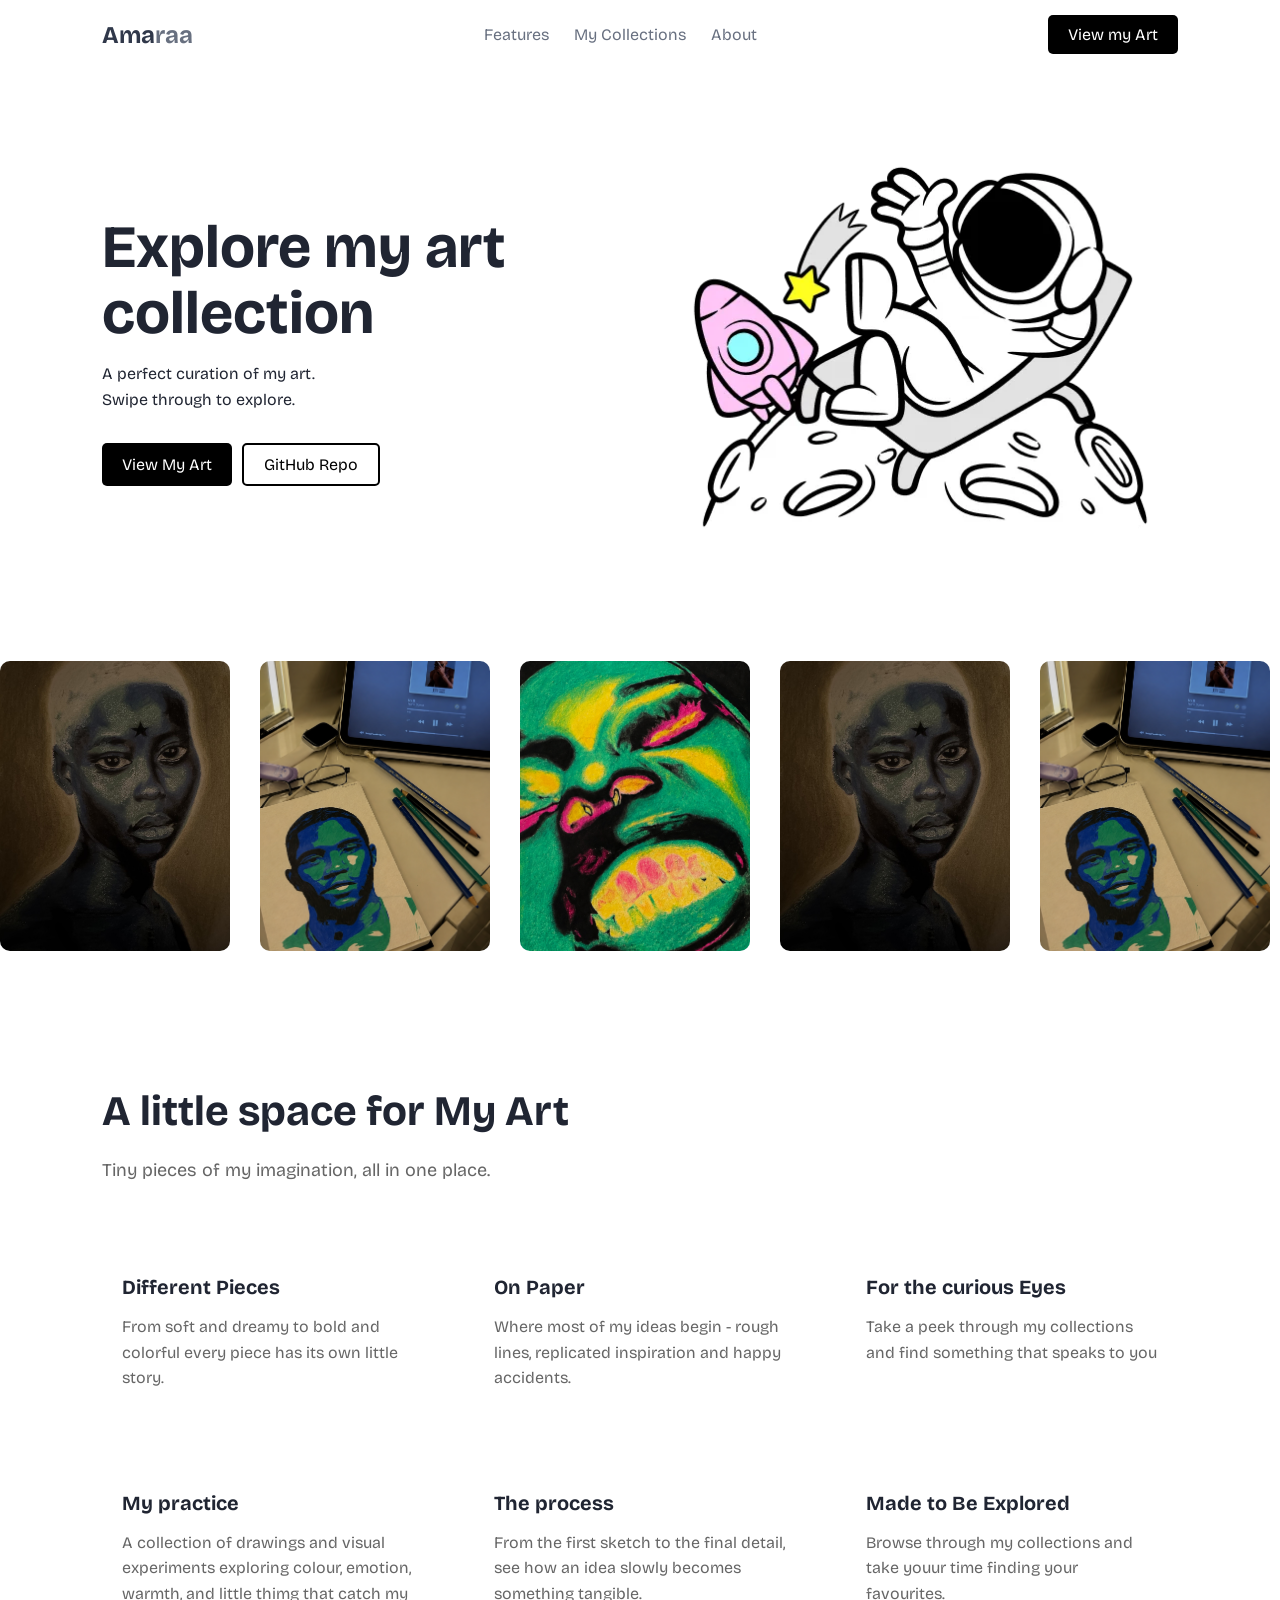
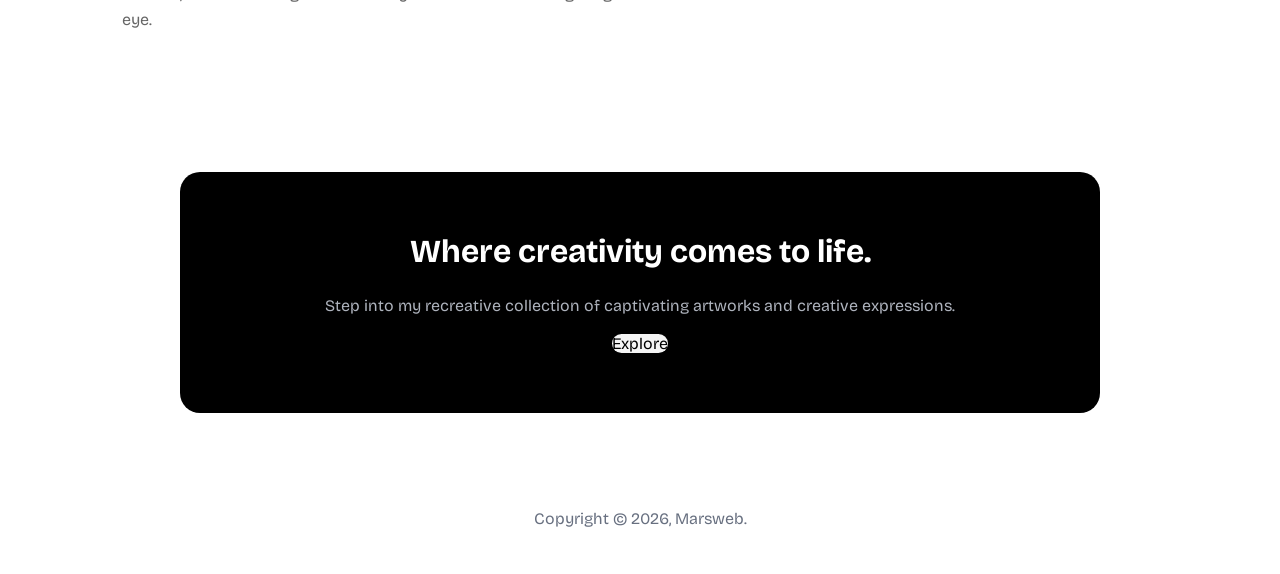
<file: index.html>
<!DOCTYPE html>
<html lang="en">

<head>
    <meta charset="UTF-8">
    <meta name="viewport" content="width=device-width, initial-scale=1.0">

    <title>My Art Gallery</title>

    <link rel="stylesheet" href="style.css">

    <link rel="preconnect" href="https://fonts.googleapis.com">
    <link rel="preconnect" href="https://fonts.gstatic.com" crossorigin>

    <link rel="link" href="https://github.com/Amara-charles">

    <link
        href="https://fonts.googleapis.com/css2?family=Bricolage+Grotesque:opsz,wght@12..96,200..800&display=swap"
        rel="stylesheet">
</head>

<body>


    <!-- NAVBAR -->

    <nav class="navbar">

        <div class="Logo">
            <span class="astro">Ama</span><span class="ship">raa</span>
        </div>


        <!-- Mobile menu button -->

        <input type="checkbox" id="menu">

        <label for="menu" class="menu-icon">

            <svg
                xmlns="http://www.w3.org/2000/svg"
                viewBox="0 0 24 24"
                fill="currentColor">

                <path d="M16 18V20H5V18H16ZM21 11V13H3V11H21ZM19 4V6H8V4H19Z">
                </path>

            </svg>

        </label>


        <ul class="nav-links">

            <li>
                <a href="#">Features</a>
            </li>

            <li>
                <a href="collections.html">My Collections</a>
            </li>

            <li>
                <a href="#">About</a>
            </li>

        </ul>


        <div class="Buttons">

            <a href="collections.html" class="Signup">
                View my Art
            </a>

        </div>

    </nav>



    <!-- HERO SECTION -->

    <div class="second">

        <div class="hero-text">

            <h1>
                Explore my art collection
            </h1>

            <p>
                A perfect curation of my art.
                <br>
                Swipe through to explore.
            </p>


            <div class="secondbutton">

                <a href="collections.html" class="Download">
                    View My Art
                </a>

                <a href="https://github.com/Amara-charles" class="GitHub">
                    GitHub Repo
                </a>

            </div>

        </div>


        <div class="image">

            <img
                src="hero.DlKDY3ml_Z23dT8W.webp"
                alt="My artwork">

        </div>

    </div>



    <!-- ART CAROUSEL -->

    <div class="carousel">

        <div class="image-container">

            <img
                src="IMG_1.jpeg"
                alt="Artwork 1">

            <img
                src="IMG_2.png"
                alt="Artwork 2">

            <img
                src="IMG_3.png"
                alt="Artwork 3">

            <img
                src="IMG_1.jpeg"
                alt="Artwork 1">

            <img
                src="IMG_2.png"
                alt="Artwork 2">

            <img
                src="IMG_3.png"
                alt="Artwork 3">

        </div>

    </div>



    <!-- FEATURES SECTION -->

    <section class="features">

        <div class="features-header">

            <h1>
                A little space for My Art
            </h1>

            <p>
                Tiny pieces of my imagination, all in one place.
            </p>

        </div>


        <div class="features-grid">


            <div class="feature-card">

                <h3>
                    Different Pieces
                </h3>

                <p>
                    From soft and dreamy to bold and colorful every piece has its own little story.
                </p>

            </div>


            <div class="feature-card">

                <h3>
                    On Paper
                </h3>

                <p>
                    Where most of my ideas begin - rough lines, replicated inspiration and happy accidents.
                </p>

            </div>


            <div class="feature-card">

                <h3>
                    For the curious Eyes
                </h3>

                <p>
                    Take a peek through my collections and find something that speaks to you
                </p>

            </div>


            <div class="feature-card">

                <h3>
                    My practice
                </h3>

                <p>
                    A collection of drawings and visual experiments exploring colour, emotion, warmth, and little thimg that catch my eye.
                </p>

            </div>


            <div class="feature-card">

                <h3>
                    The process
                </h3>

                <p>
                    From the first sketch to the final detail, see how an idea slowly becomes something tangible.
                </p>

            </div>


            <div class="feature-card">

                <h3>
                    Made to Be Explored
                </h3>

                <p>
                    Browse through my collections and take youur time finding your favourites.
                </p>

            </div>

        </div>

    </section>



    <!-- BLACK SECTION -->

    <div class="container">

        <div class="fourth">

            <h1>
                Where creativity comes to life.
            </h1>

            <p class="p">
                Step into my recreative collection of captivating artworks and creative expressions.
            </p>


            <div class="button4">
                <a href="collections.html" class="button4"> Explore </a></button>

            </div>

        </div>

    </div>



    <!-- FOOTER -->

    <footer>

        <p class="footer">
            Copyright &copy; 2026, Marsweb.
        </p>

    </footer>


</body>

</html>
</file>
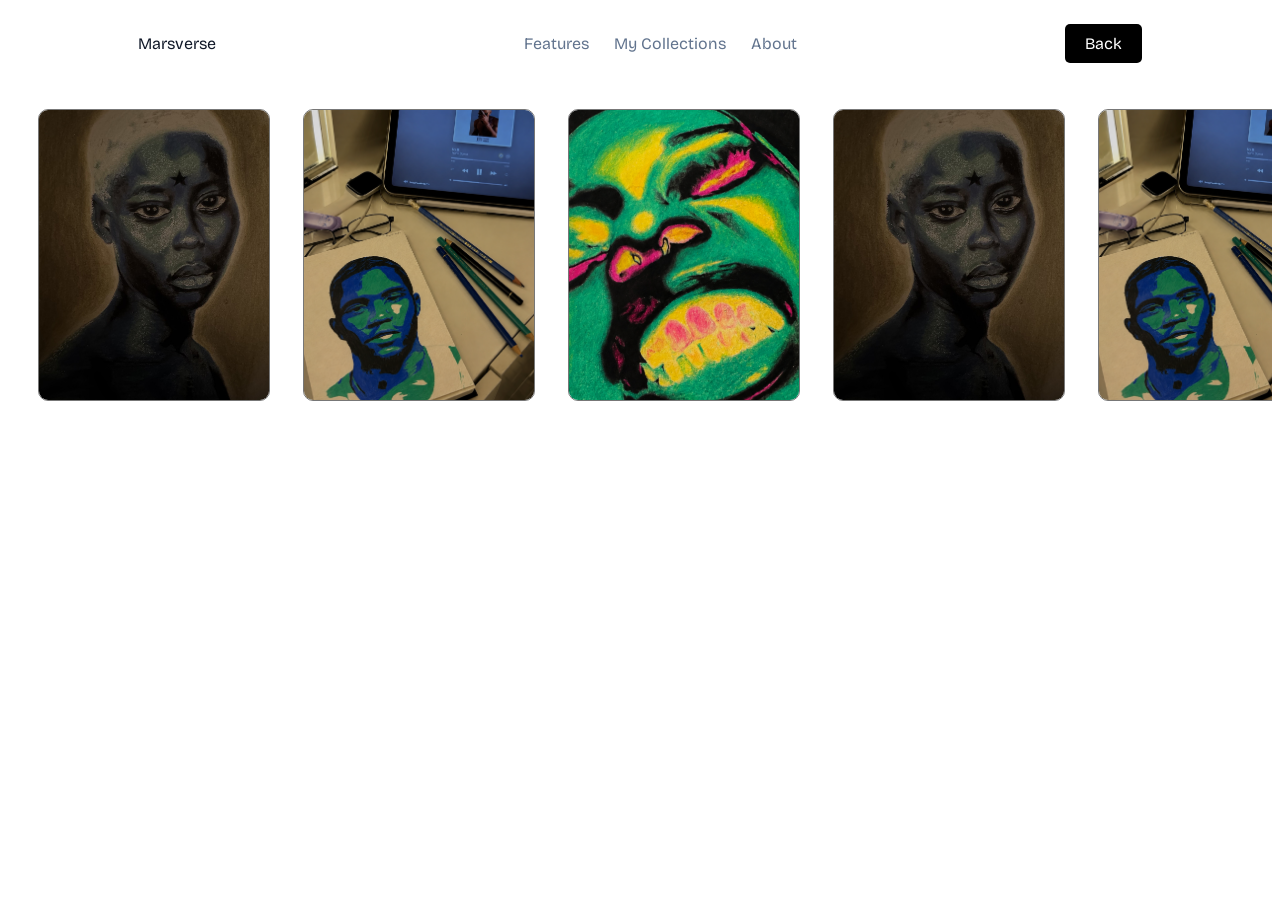
<file: collections.html>
<!DOCTYPE html>
<html lang="en">
<head>
    <meta charset="UTF-8">
    <meta name="viewport" content="width=device-width", initial-scale="1.0">

    <title>My Collections</title>
    <link rel="stylesheet" href="collections.css">

    
    <link rel="preconnect" href="https://fonts.googleapis.com">
    <link rel="preconnect" href="https://fonts.gstatic.com" crossorigin>
    <link
        href="https://fonts.googleapis.com/css2?family=Bricolage+Grotesque:opsz,wght@12..96,200..800&display=swap"
        rel="stylesheet"
    >
</head>

<body>

   <nav class="navbar">
        <div class="Logo">
            <span class="astro">Mars</span><span class="ship">verse</span>


        </div>
        <ul class="nav-links">
            <li><a href="#">Features</a></li>
            <li><a href="collections.html">My Collections</a></li>
            <li><a href="#">About</a></li>
        </ul>

        <div class="Buttons">
            <a href="index.html" class="Signup">Back</a>

        </div>
    </nav>
        
    <div class="carousel">
        <div class="image-container">
            <img src="IMG_1.jpeg">
            <img src="IMG_2.png">
            <img src="IMG_3.png">

            <img src="IMG_1.jpeg">
            <img src="IMG_2.png">
            <img src="IMG_3.png">
        </div>
          
    </div>

</body>
</html>























</body>








</html>
</file>
<file: style.css>
body {
    font-family: "Bricolage Grotesque", sans-serif;
    margin: 0;
    color: #202532;
}


/* =========================
   NAVBAR
========================= */

.navbar {
    display: flex;
    justify-content: space-between;
    align-items: center;

    padding: 15px 8%;
}

.Logo {
    font-size: 24px;
    font-weight: bold;
}

.astro {
    color: #30384a;
}

.ship {
    color: #687080;
}


.nav-links {
    display: flex;

    gap: 25px;

    list-style: none;

    margin: 0;
    padding: 0;
}

.nav-links a {
    color: #687080;
    text-decoration: none;
}

.nav-links a:hover {
    color: black;
}


.Buttons {
    display: flex;

    align-items: center;

    gap: 15px;
}

.Buttons a {
    text-decoration: none;
}

.login {
    color: black;
}

.Signup {
    background-color: black;

    color: white;

    padding: 10px 20px;

    border-radius: 5px;
}


/* MOBILE MENU ICON */

#menu {
    display: none;
}

.menu-icon {
    display: none;

    color: black;

    cursor: pointer;
}

.menu-icon svg {
    width: 30px;
    height: 30px;
}



/* =========================
   HERO SECTION
========================= */

.second {
    display: grid;

    grid-template-columns: 1fr 1fr;

    align-items: center;

    gap: 40px;

    padding: 70px 8%;
}


.second h1 {
    font-size: 60px;

    line-height: 1.1;

    margin: 0;
}


.second p {
    margin: 15px 0 30px;

    line-height: 1.6;
}


.secondbutton {
    display: flex;

    gap: 10px;

    flex-wrap: wrap;
}


.Download {
    color: white;

    background-color: black;

    padding: 12px 20px;

    border-radius: 5px;

    text-decoration: none;
}


.GitHub {
    color: black;

    background-color: white;

    border: 2px solid black;

    border-radius: 5px;

    padding: 10px 20px;

    text-decoration: none;
}


.Download:hover {
    background-color: #121931;
}


.GitHub:hover {
    background-color: black;

    color: white;
}


.image {
    display: flex;

    justify-content: center;
}


.image img {
    width: 100%;

    max-width: 550px;

    border-radius: 25px;
}



/* =========================
   ART CAROUSEL
========================= */

.carousel {
    width: 100%;

    overflow: hidden;

    padding: 30px 0;
}


.image-container {
    display: grid;

    grid-auto-flow: column;

    grid-auto-columns: 230px;

    gap: 30px;

    animation: animation 12s linear infinite;
}


.image-container img {
    width: 230px;

    height: 290px;

    object-fit: cover;

    border-radius: 10px;
}


@keyframes animation {

    from {
        transform: translateX(0);
    }

    to {
        transform: translateX(-1095px);
    }

}



/* =========================
   FEATURES
========================= */

.features {
    padding: 70px 8%;
}


.features-header {
    max-width: 700px;

    margin-bottom: 50px;
}


.features-header h1 {
    font-size: 42px;

    line-height: 1.2;

    margin-bottom: 20px;
}


.features-header p {
    font-size: 18px;

    line-height: 1.6;

    color: #666;
}


.features-grid {
    display: grid;

    grid-template-columns: repeat(3, 1fr);

    gap: 40px;
}


.feature-card {
    padding: 20px;
}


.feature-card h3 {
    font-size: 20px;

    margin-bottom: 15px;
}


.feature-card p {
    font-size: 16px;

    line-height: 1.6;

    color: #666;

    margin: 0;
}



/* =========================
   BLACK SECTION
========================= */

.container {
    display: flex;

    justify-content: center;

    padding: 50px 8%;
}


.fourth {
    background-color: black;

    color: white;

    width: 100%;

    max-width: 800px;

    padding: 60px;

    border-radius: 20px;

    text-align: center;
}


.fourth h1 {
    margin-top: 0;
}


.p {
    color: #aeb3bd;

    line-height: 1.6;
}


.button4 a {
    background-color: whitesmoke;

    color: black;

    height: 90px;

    width: 100px;

    border: none;

    border-radius: 10px;

    cursor: pointer;

    text-decoration: none;
}


.button4 button:hover {
    background-color: #dddddd;
}



/* =========================
   FOOTER
========================= */

.footer {
    color: #687080;

    text-align: center;

    padding: 30px;
}



/* =========================
   TABLET
========================= */

@media (max-width: 900px) {

    .navbar {
        padding: 15px 5%;
    }

    .nav-links {
        gap: 15px;
    }


    /* HERO */

    .second {
        padding: 50px 5%;

        gap: 25px;
    }

    .second h1 {
        font-size: 45px;
    }


    /* FEATURES */

    .features {
        padding: 50px 5%;
    }

    .features-grid {
        grid-template-columns: repeat(2, 1fr);

        gap: 25px;
    }


    /* BLACK SECTION */

    .container {
        padding: 40px 5%;
    }

    .fourth {
        padding: 50px 30px;
    }

}



/* =========================
   MOBILE
========================= */

@media (max-width: 600px) {

    /* NAVBAR */

    .navbar {
        position: relative;

        flex-direction: row;

        padding: 15px 20px;
    }


    .menu-icon {
        display: block;
    }


    .Buttons {
        display: none;
    }


    .nav-links {
        display: none;

        position: absolute;

        top: 65px;

        left: 0;

        width: 100%;

        background-color: white;

        flex-direction: column;

        align-items: center;

        padding: 20px 0;

        gap: 20px;

        box-shadow: 0 5px 15px rgba(0, 0, 0, 0.1);

        z-index: 10;
    }


    #menu:checked ~ .nav-links {
        display: flex;
    }



    /* HERO */

    .second {
        grid-template-columns: 1fr;

        text-align: center;

        padding: 40px 20px;
    }


    .second h1 {
        font-size: 40px;
    }


    .second p {
        font-size: 16px;
    }


    .secondbutton {
        justify-content: center;
    }


    .image {
        margin-top: 20px;
    }


    .image img {
        width: 100%;
    }



    /* CAROUSEL */

    .carousel {
        padding: 20px 0;
    }


    .image-container {
        grid-auto-columns: 180px;

        gap: 15px;
    }


    .image-container img {
        width: 180px;

        height: 230px;
    }



    /* FEATURES */

    .features {
        padding: 40px 20px;
    }


    .features-header {
        margin-bottom: 30px;
    }


    .features-header h1 {
        font-size: 32px;
    }


    .features-header p {
        font-size: 16px;
    }


    .features-grid {
        grid-template-columns: 1fr;

        gap: 15px;
    }


    .feature-card {
        padding: 10px;
    }



    /* BLACK SECTION */

    .container {
        padding: 30px 20px;
    }


    .fourth {
        padding: 40px 20px;
    }


    .fourth h1 {
        font-size: 30px;
    }


    .fourth p {
        font-size: 15px;
    }



    /* FOOTER */

    .footer {
        font-size: 14px;

        padding: 20px;
    }

}
</file>
<file: collections.css>
body {
    font-family: "Bricolage Grotesque", sans-serif;
}

.navbar {
    display: flex;
    padding: 10px 130px;
    justify-content: space-between;
    align-items: center;
    color: oklch(0.21 0.034 264.665);
}

.nav-links {
    list-style: none;
    display: flex;
    gap: 25px;
    margin: 10;
}

.nav-links a {
    color: oklch(0.554 0.046 257.417);
    text-decoration: none;
}

.nav-links a:hover {
    color: oklch(0.21 0.034 264.665);
}


.Buttons {
    display: flex;
    align-items: center;
    gap: 15px;
}


.Buttons a {
    text-decoration: none;
}

.Signup {
    background-color: black;
    color: white;
    border-radius: 5px;
    padding: 10px 20px;

}

.login {
    color: black;
}






.carousel {
width: auto ;
height: 350px;
background: white;
padding: 30px;
overflow: hidden;
border-radius: 5px;
box-shadow: 0 20px 25px rgba(255, 255, 255, 0.566);

/* center the carousel */
margin: 0 auto;
}

.image-container {
display: grid;
grid-auto-flow: column;
grid-auto-columns: 230px;
gap: 35px;
justify-items: stretch;

animation: animation 12s linear infinite;
}

.image-container img {
width: 230px;
height: 290px;
object-fit: cover;
border-radius: 10px;
border: 1px solid #777;
}

@keyframes animation {
from {
transform: translateX(0);
}

to {
transform: translateX(-795px);
}
}
</file>
